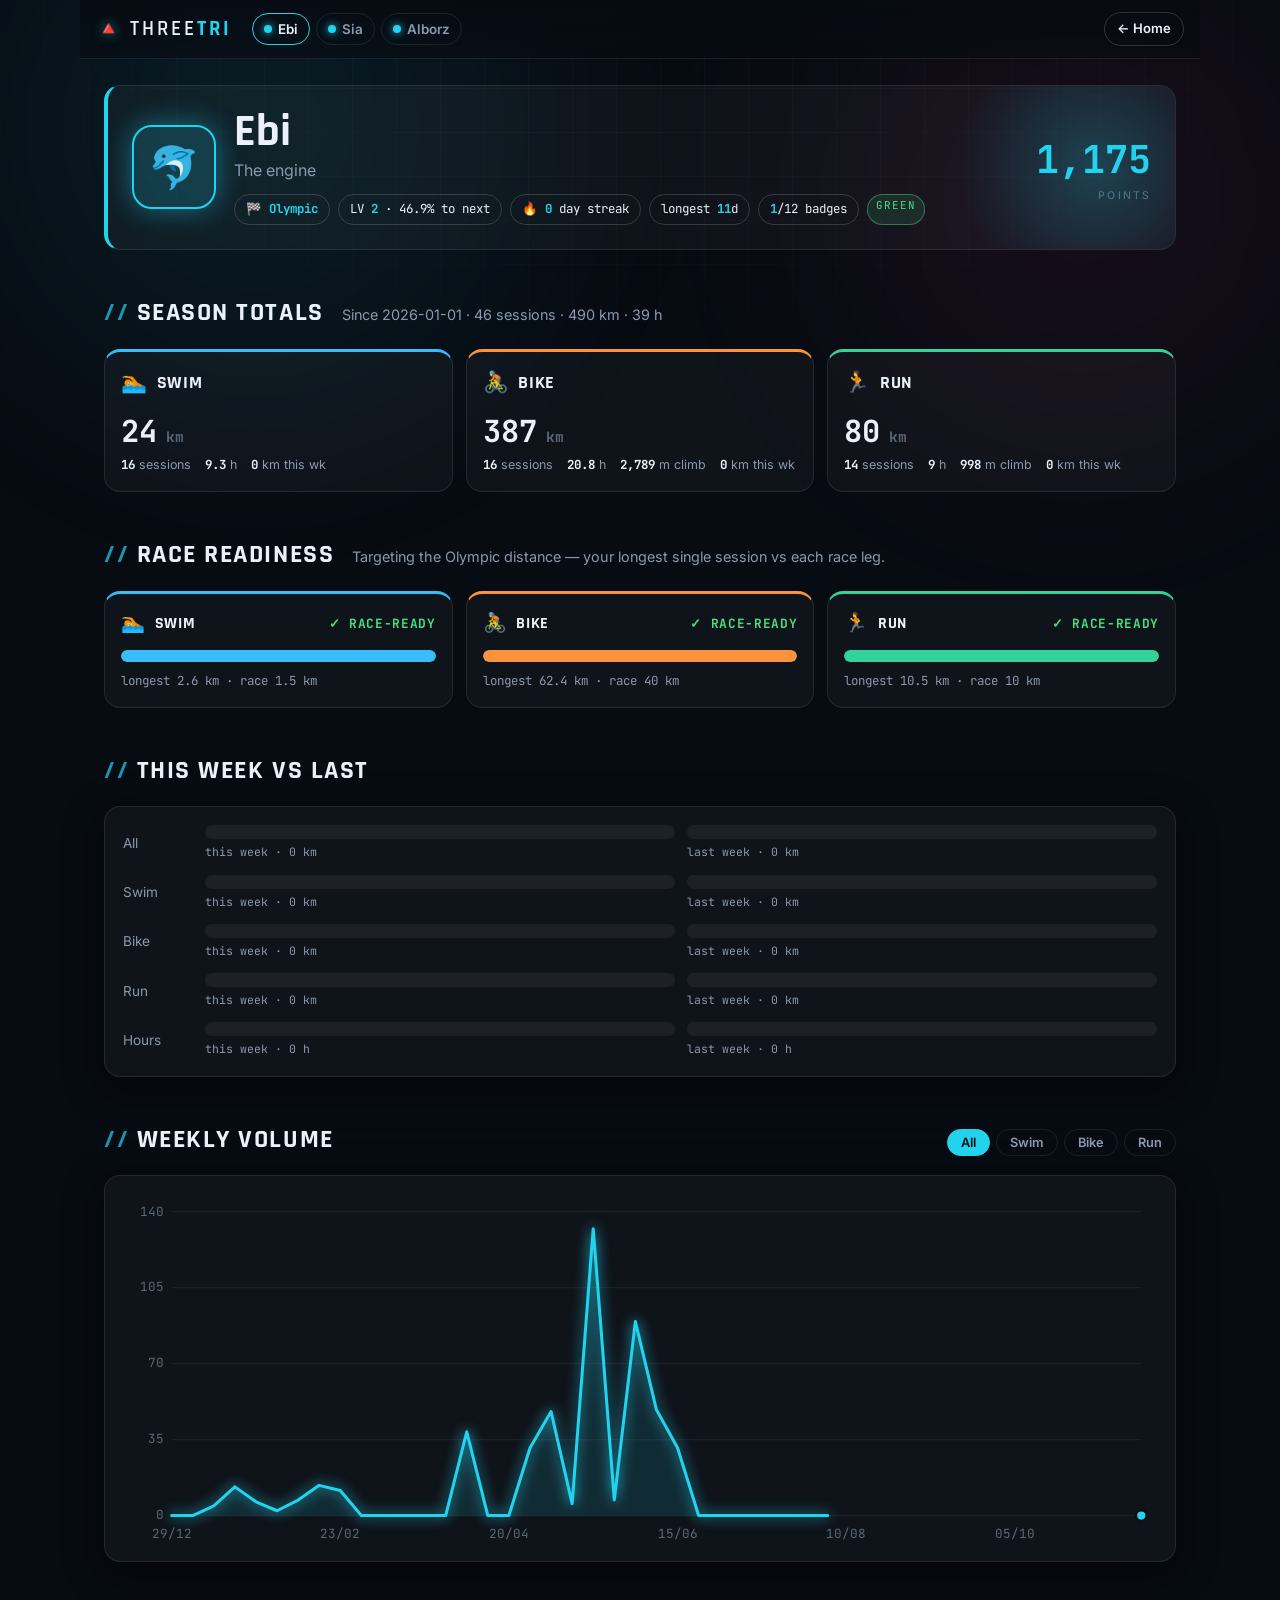
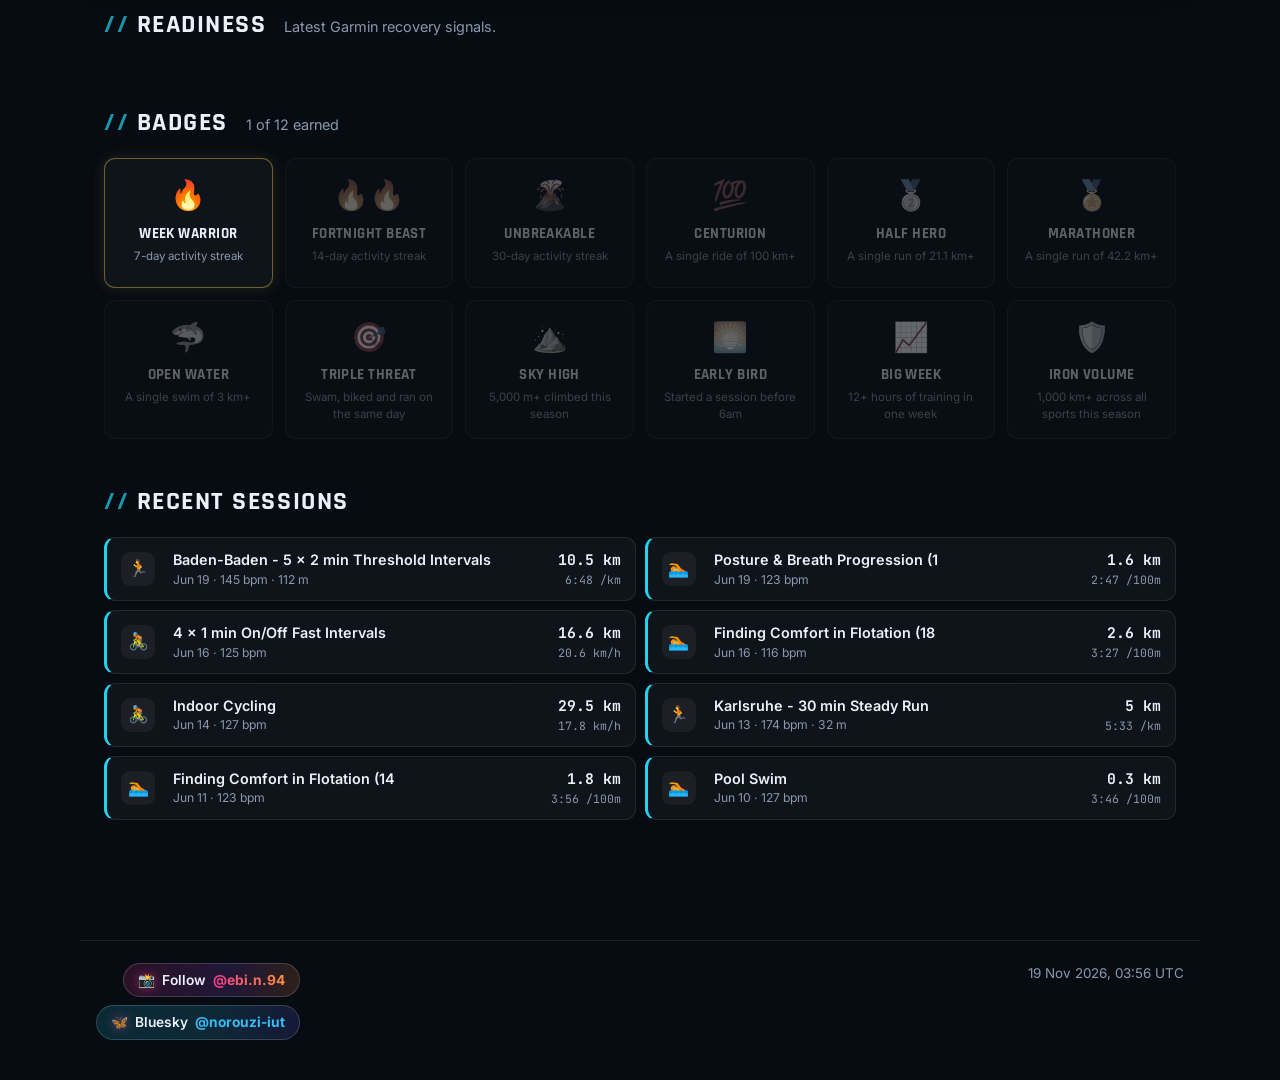
<file: site/athlete.html>
<!doctype html>
<html lang="en">
<head>
  <meta charset="utf-8" />
  <meta name="viewport" content="width=device-width, initial-scale=1, viewport-fit=cover" />
  <title>ThreeTri · Athlete</title>
  <meta name="description" content="Athlete profile — swim, bike, run season stats and training trends on the road to Mallorca '26." />
  <meta name="theme-color" content="#070b12" />
  <link rel="icon" href="data:image/svg+xml,%3Csvg xmlns='http://www.w3.org/2000/svg' viewBox='0 0 32 32'%3E%3Crect width='32' height='32' rx='7' fill='%23070b12'/%3E%3Ctext x='16' y='23' font-size='20' text-anchor='middle'%3E%F0%9F%94%BA%3C/text%3E%3C/svg%3E" />
  <link rel="preconnect" href="https://fonts.googleapis.com" />
  <link rel="preconnect" href="https://fonts.gstatic.com" crossorigin />
  <link href="https://fonts.googleapis.com/css2?family=Rajdhani:wght@500;600;700&family=Inter:wght@400;500;600;700&family=JetBrains+Mono:wght@500;700&display=swap" rel="stylesheet" />
  <link rel="stylesheet" href="assets/css/style.css" />
  <link rel="stylesheet" href="assets/css/athlete.css" />
</head>
<body>
  <div class="bg-grid" aria-hidden="true"></div>
  <div class="bg-glow" aria-hidden="true"></div>

  <header class="topbar">
    <a class="brand" href="index.html"><span class="brand-mark">🔺</span><span class="brand-name">THREE<b>TRI</b></span></a>
    <nav class="topnav" id="athlete-nav" aria-label="Athletes"></nav>
    <div class="topbar-right"><a class="ghost-btn" href="index.html">← Home</a></div>
  </header>

  <main>
    <section class="ath-hero" id="ath-hero"></section>

    <section class="block" id="summary-block" hidden>
      <div class="card coach-summary" id="coach-summary"></div>
    </section>

    <section class="block">
      <div class="block-head"><h2>Season totals</h2><p class="block-sub" id="season-sub"></p></div>
      <div class="sport-cards" id="sport-cards"></div>
    </section>

    <section class="block">
      <div class="block-head"><h2>Race readiness</h2><p class="block-sub" id="race-sub"></p></div>
      <div class="ready-grid" id="race-ready"></div>
    </section>

    <section class="block">
      <div class="block-head"><h2>This week vs last</h2></div>
      <div class="wcompare card" id="wcompare"></div>
    </section>

    <section class="block">
      <div class="block-head"><h2>Weekly volume</h2><div class="tabs" id="ath-trend-tabs"></div></div>
      <div class="chart-wrap card"><div id="ath-trend-chart" class="trend-chart"></div></div>
    </section>

    <section class="block" id="readiness-block" hidden>
      <div class="block-head"><h2>Readiness</h2><p class="block-sub">Latest Garmin recovery signals.</p></div>
      <div class="readiness-grid" id="readiness-grid"></div>
    </section>

    <section class="block">
      <div class="block-head"><h2>Badges</h2><p class="block-sub" id="badge-sub"></p></div>
      <div class="badge-grid" id="badge-grid"></div>
    </section>

    <section class="block">
      <div class="block-head"><h2>Recent sessions</h2></div>
      <div class="feed" id="ath-feed"></div>
    </section>
  </main>

  <footer class="footer">
    <div class="footer-row">
      <span class="socials">
        <a class="ig-link" href="https://www.instagram.com/ebi.n.94/" target="_blank" rel="noopener"><span class="ig-glyph">📸</span> Follow <b>@ebi.n.94</b></a>
        <a class="bsky-link" href="https://bsky.app/profile/norouzi-iut.bsky.social" target="_blank" rel="noopener"><span class="ig-glyph">🦋</span> Bluesky <b>@norouzi-iut</b></a>
      </span>
      <span id="footer-updated"></span>
    </div>
  </footer>

  <div class="toast" id="toast" hidden></div>
  <script type="module" src="assets/js/athlete.js"></script>
</body>
</html>
</file>
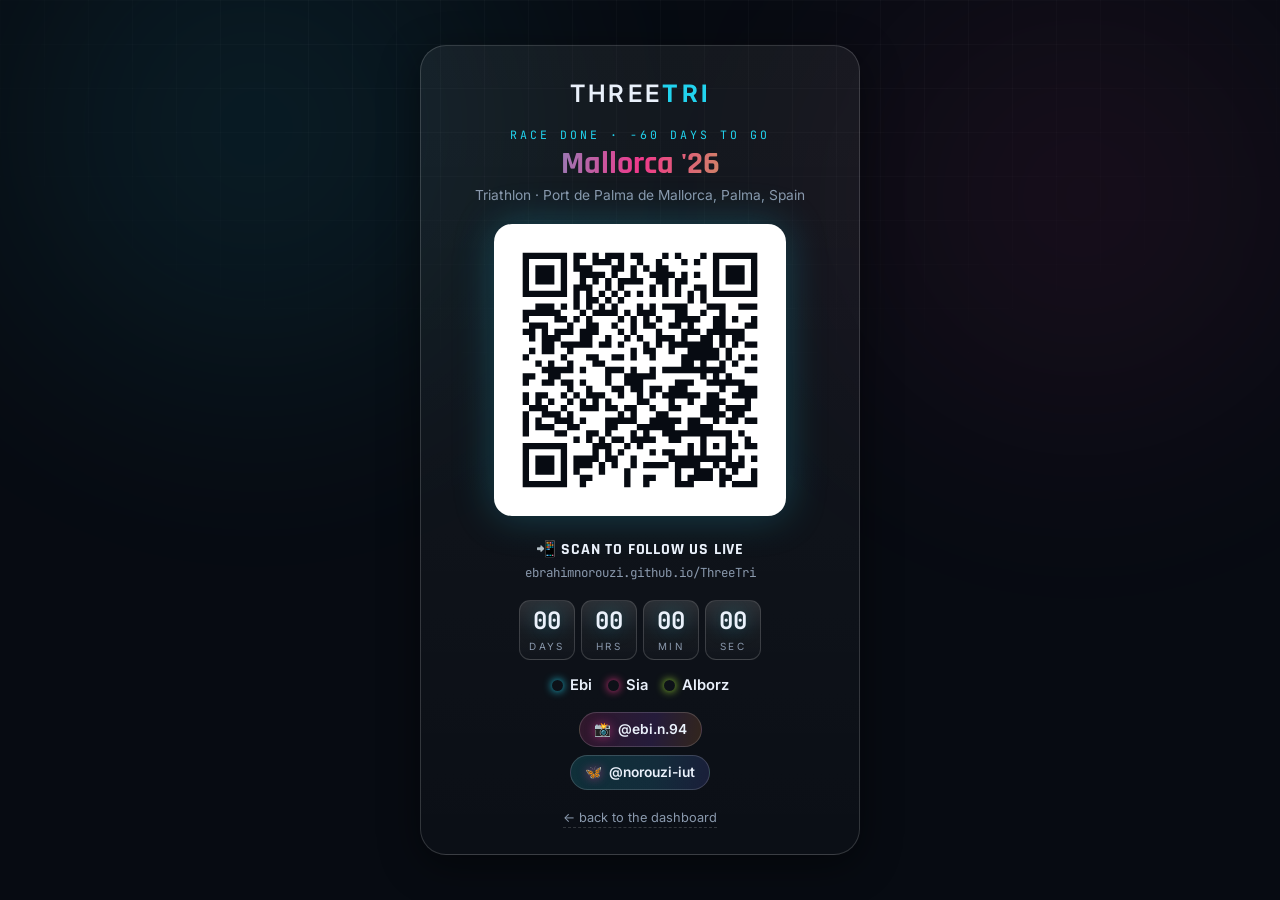
<file: site/qr.html>
<!doctype html>
<html lang="en">
<head>
  <meta charset="utf-8" />
  <meta name="viewport" content="width=device-width, initial-scale=1, viewport-fit=cover" />
  <title>ThreeTri · Scan to follow us live</title>
  <meta name="theme-color" content="#070b12" />
  <link rel="icon" href="data:image/svg+xml,%3Csvg xmlns='http://www.w3.org/2000/svg' viewBox='0 0 32 32'%3E%3Crect width='32' height='32' rx='7' fill='%23070b12'/%3E%3Ctext x='16' y='23' font-size='20' text-anchor='middle'%3E%F0%9F%94%BA%3C/text%3E%3C/svg%3E" />
  <link rel="preconnect" href="https://fonts.googleapis.com" />
  <link rel="preconnect" href="https://fonts.gstatic.com" crossorigin />
  <link href="https://fonts.googleapis.com/css2?family=Rajdhani:wght@500;600;700&family=Inter:wght@400;500;600&family=JetBrains+Mono:wght@700&display=swap" rel="stylesheet" />
  <link rel="stylesheet" href="assets/css/style.css" />
  <style>
    body { display: flex; align-items: center; justify-content: center; min-height: 100vh; padding: 24px; }
    .race-card {
      width: min(440px, 94vw); text-align: center; padding: 30px 26px 26px;
      border-radius: 26px; border: 1px solid var(--border-strong);
      background: linear-gradient(180deg, rgba(255,255,255,0.06), rgba(255,255,255,0.02));
      box-shadow: var(--shadow);
    }
    .race-card .brand-name { font-size: 1.5rem; }
    .rc-kicker { font-family: var(--font-mono); font-size: 0.72rem; letter-spacing: 0.26em; text-transform: uppercase; color: var(--c-ebi); margin: 14px 0 4px; }
    .rc-title { font-family: var(--font-display); font-size: 2rem; font-weight: 700;
      background: linear-gradient(100deg, var(--c-ebi), var(--c-sia), var(--c-alborz));
      -webkit-background-clip: text; background-clip: text; color: transparent; line-height: 1.05; }
    .rc-sub { color: var(--muted); font-size: 0.86rem; margin: 4px 0 18px; }
    .qbox { background: #fff; border-radius: 18px; padding: 16px; display: inline-block; box-shadow: 0 0 40px rgba(34,211,238,0.25); }
    .qbox img, .qbox svg { width: min(260px, 70vw); height: auto; display: block; }
    .rc-scan { font-family: var(--font-display); font-weight: 700; letter-spacing: 0.05em; text-transform: uppercase; margin: 16px 0 2px; }
    .rc-url { font-family: var(--font-mono); font-size: 0.78rem; color: var(--muted); word-break: break-all; }
    .rc-count { display: flex; justify-content: center; gap: 6px; margin: 18px 0 14px; }
    .rc-count .cd-block { min-width: 56px; padding: 8px 6px 5px; }
    .rc-count .cd-num { font-size: 1.5rem; }
    .rc-athletes { display: flex; justify-content: center; gap: 16px; margin-top: 8px; }
    .rc-ath { display: flex; align-items: center; gap: 7px; font-weight: 600; font-size: 0.92rem; }
    .rc-ath .d { width: 11px; height: 11px; border-radius: 50%; box-shadow: 0 0 8px currentColor; }
    .rc-back { display: inline-block; margin-top: 18px; font-size: 0.8rem; color: var(--muted); border-bottom: 1px dashed var(--border-strong); }
  </style>
</head>
<body>
  <div class="bg-grid" aria-hidden="true"></div>
  <div class="bg-glow" aria-hidden="true"></div>

  <div class="race-card">
    <span class="brand-name">THREE<b style="color:var(--c-ebi)">TRI</b></span>
    <div class="rc-kicker" id="rc-phase">THE ROAD TO</div>
    <div class="rc-title" id="rc-title">Mallorca '26</div>
    <div class="rc-sub" id="rc-sub">Triathlon · Port de Palma de Mallorca</div>

    <div class="qbox"><img src="assets/img/qr.svg" alt="QR code linking to the ThreeTri live dashboard" /></div>

    <div class="rc-scan">📲 Scan to follow us live</div>
    <div class="rc-url" id="rc-url">ebrahimnorouzi.github.io/ThreeTri</div>

    <div class="rc-count" id="rc-count">
      <div class="cd-block"><span class="cd-num" id="cd-days">––</span><span class="cd-label">days</span></div>
      <div class="cd-block"><span class="cd-num" id="cd-hours">––</span><span class="cd-label">hrs</span></div>
      <div class="cd-block"><span class="cd-num" id="cd-mins">––</span><span class="cd-label">min</span></div>
      <div class="cd-block"><span class="cd-num" id="cd-secs">––</span><span class="cd-label">sec</span></div>
    </div>

    <div class="rc-athletes" id="rc-athletes"></div>
    <div class="socials" style="margin-top:16px; align-items:center">
      <a class="ig-link" href="https://www.instagram.com/ebi.n.94/" target="_blank" rel="noopener"><span class="ig-glyph">📸</span> @ebi.n.94</a>
      <a class="bsky-link" href="https://bsky.app/profile/norouzi-iut.bsky.social" target="_blank" rel="noopener"><span class="ig-glyph">🦋</span> @norouzi-iut</a>
    </div>
    <a class="rc-back" href="index.html">← back to the dashboard</a>
  </div>

  <script type="module">
    import { byId, el, startCountdown, loadDashboard } from "./assets/js/util.js";
    const FALLBACK_START = "2026-09-20T08:00:00+02:00";
    try {
      const d = await loadDashboard();
      byId("rc-title").textContent = d.race.short_name;
      byId("rc-sub").textContent = `Triathlon · ${d.race.location}`;
      byId("rc-phase").textContent = `${d.race.phase} · ${d.race.days_to_go} days to go`;
      byId("rc-url").textContent = (d.meta.site_url || "").replace(/^https?:\/\//, "").replace(/\/$/, "");
      const wrap = byId("rc-athletes");
      for (const a of d.athletes) {
        wrap.appendChild(el("span", { class: "rc-ath", style: `color:${a.color}` },
          el("span", { class: "d" }), el("span", { style: "color:var(--text)" }, a.name)));
      }
      startCountdown(d.race.start_iso || FALLBACK_START, cdEls());
    } catch (e) {
      startCountdown(FALLBACK_START, cdEls());
    }
    function cdEls() {
      return { days: byId("cd-days"), hours: byId("cd-hours"), mins: byId("cd-mins"), secs: byId("cd-secs") };
    }
  </script>
</body>
</html>
</file>
<file: site/assets/css/style.css>
/* ============================================================================
   ThreeTri — Race Day HUD
   Dark, neon "live telemetry" design. Mobile-first (it gets scanned on phones
   at the race), scaling up to a wide dashboard. Zero JS-framework, zero chart
   library — everything is CSS + hand-rolled SVG so it loads instantly and works
   forever.
   ========================================================================== */

:root {
  /* surfaces */
  --bg: #070b12;
  --bg-2: #0a1019;
  --panel: rgba(255, 255, 255, 0.035);
  --panel-2: rgba(255, 255, 255, 0.06);
  --border: rgba(255, 255, 255, 0.09);
  --border-strong: rgba(255, 255, 255, 0.16);

  /* text */
  --text: #eaf1fb;
  --muted: #8a99ad;
  --dim: #5b6877;

  /* athlete accents (also injected per-element from data) */
  --c-ebi: #22d3ee;
  --c-sia: #f0398b;
  --c-alborz: #a3e635;

  /* sports */
  --c-swim: #38bdf8;
  --c-bike: #fb923c;
  --c-run: #34d399;

  /* signal */
  --ok: #4ade80;
  --warn: #fbbf24;
  --bad: #f87171;
  --gold: #ffd34d;

  --accent: var(--c-ebi); /* default; overridden per scope */

  --radius: 16px;
  --radius-sm: 11px;
  --maxw: 1120px;
  --shadow: 0 10px 40px rgba(0, 0, 0, 0.45);

  --font-display: "Rajdhani", "Segoe UI", system-ui, sans-serif;
  --font-body: "Inter", "Segoe UI", system-ui, -apple-system, sans-serif;
  --font-mono: "JetBrains Mono", ui-monospace, "Cascadia Code", Consolas, monospace;
}

* { box-sizing: border-box; }

html { scroll-behavior: smooth; }

body {
  margin: 0;
  font-family: var(--font-body);
  color: var(--text);
  background: var(--bg);
  line-height: 1.5;
  -webkit-font-smoothing: antialiased;
  overflow-x: hidden;
}

a { color: inherit; text-decoration: none; }

h1, h2, h3 { font-family: var(--font-display); font-weight: 700; letter-spacing: 0.01em; margin: 0; }

/* ---- animated background ------------------------------------------------- */
.bg-grid {
  position: fixed; inset: 0; z-index: -2;
  background-image:
    linear-gradient(rgba(255, 255, 255, 0.025) 1px, transparent 1px),
    linear-gradient(90deg, rgba(255, 255, 255, 0.025) 1px, transparent 1px);
  background-size: 44px 44px;
  mask-image: radial-gradient(ellipse 80% 60% at 50% 0%, #000 30%, transparent 80%);
  animation: gridscroll 28s linear infinite;
}
@keyframes gridscroll { to { background-position: 0 440px; } }

.bg-glow {
  position: fixed; inset: 0; z-index: -3; background: var(--bg);
}
.bg-glow::before, .bg-glow::after {
  content: ""; position: absolute; border-radius: 50%; filter: blur(90px); opacity: 0.5;
}
.bg-glow::before { width: 60vw; height: 60vw; top: -20vw; left: -10vw;
  background: radial-gradient(circle, var(--glow-1, rgba(34, 211, 238, 0.22)), transparent 70%); transition: background 1.2s ease; }
.bg-glow::after { width: 55vw; height: 55vw; top: -12vw; right: -12vw;
  background: radial-gradient(circle, var(--glow-2, rgba(240, 57, 149, 0.18)), transparent 70%); transition: background 1.2s ease; }

/* time-of-day palette — set on <html data-theme> by JS, shifts through the day */
:root[data-theme="dawn"]  { --bg: #0c0a13; --bg-2: #130f1b; --glow-1: rgba(255,159,67,0.20); --glow-2: rgba(240,57,149,0.18); }
:root[data-theme="day"]   { --bg: #070d16; --bg-2: #0a131f; --glow-1: rgba(56,189,248,0.22); --glow-2: rgba(34,211,238,0.16); }
:root[data-theme="dusk"]  { --bg: #0c0710; --bg-2: #120a16; --glow-1: rgba(240,57,149,0.20); --glow-2: rgba(251,146,60,0.18); }
:root[data-theme="night"] { --bg: #05070e; --bg-2: #080b14; --glow-1: rgba(99,102,241,0.20); --glow-2: rgba(34,211,238,0.14); }
body { transition: background 1.2s ease; }
.theme-ind { font-size: 1.05rem; line-height: 1; }

/* ---- layout helpers ------------------------------------------------------ */
main { max-width: var(--maxw); margin: 0 auto; padding: 0 16px 72px; }
.block { margin-top: 44px; }
.block-head { margin-bottom: 16px; display: flex; flex-wrap: wrap; align-items: baseline; gap: 6px 18px; }
.block-head h2 {
  font-size: clamp(1.15rem, 4vw, 1.6rem); text-transform: uppercase;
  letter-spacing: 0.06em;
}
.block-head h2::before { content: "// "; color: var(--accent); opacity: 0.7; }
.block-sub { margin: 0; color: var(--muted); font-size: 0.9rem; }

.card {
  background: var(--panel); border: 1px solid var(--border);
  border-radius: var(--radius); box-shadow: var(--shadow);
}

/* ============================ TOP BAR ===================================== */
.topbar {
  position: sticky; top: 0; z-index: 40;
  display: flex; align-items: center; gap: 14px;
  max-width: var(--maxw); margin: 0 auto; padding: 12px 16px;
  backdrop-filter: blur(12px);
  background: linear-gradient(180deg, rgba(7, 11, 18, 0.92), rgba(7, 11, 18, 0.55));
  border-bottom: 1px solid var(--border);
}
.brand { display: flex; align-items: center; gap: 9px; font-family: var(--font-display); }
.brand-mark { font-size: 1.25rem; filter: drop-shadow(0 0 6px rgba(34, 211, 238, 0.6)); }
.brand-name { font-size: 1.32rem; font-weight: 600; letter-spacing: 0.14em; }
.brand-name b { font-weight: 700; color: var(--c-ebi); }
.topnav { display: flex; gap: 6px; margin-left: 6px; flex: 1; overflow-x: auto; scrollbar-width: none; }
.topnav::-webkit-scrollbar { display: none; }
.topnav a {
  display: inline-flex; align-items: center; gap: 6px; white-space: nowrap;
  padding: 5px 11px; border-radius: 999px; font-size: 0.84rem; font-weight: 600;
  border: 1px solid var(--border); color: var(--muted); transition: all 0.15s;
}
.topnav a:hover { color: var(--text); border-color: var(--accent); }
.topnav .dot { width: 8px; height: 8px; border-radius: 50%; background: var(--accent); box-shadow: 0 0 8px var(--accent); }
.topbar-right { display: flex; align-items: center; gap: 12px; margin-left: auto; }
.ghost-btn {
  padding: 6px 12px; border: 1px solid var(--border-strong); border-radius: 999px;
  font-size: 0.82rem; font-weight: 600; color: var(--text); transition: all 0.15s;
}
.ghost-btn:hover { border-color: var(--c-ebi); box-shadow: 0 0 14px rgba(34, 211, 238, 0.3); }
.updated { font-size: 0.72rem; color: var(--dim); font-family: var(--font-mono); display: none; }

/* ============================ HERO ======================================== */
.hero { position: relative; text-align: center; padding: 54px 0 22px; }
.hero-inner { max-width: 760px; margin: 0 auto; }
.phase-chip {
  display: inline-block; padding: 5px 16px; border-radius: 999px;
  font-family: var(--font-mono); font-size: 0.72rem; letter-spacing: 0.22em; text-transform: uppercase;
  color: var(--c-ebi); border: 1px solid rgba(34, 211, 238, 0.4);
  background: rgba(34, 211, 238, 0.08); box-shadow: 0 0 20px rgba(34, 211, 238, 0.12);
}
.hero-title { margin: 18px 0 6px; line-height: 0.96; }
.hero-kicker {
  display: block; font-size: clamp(0.85rem, 3vw, 1.1rem); letter-spacing: 0.42em;
  color: var(--muted); font-weight: 600;
}
.hero-race {
  display: block; font-size: clamp(2.6rem, 11vw, 5.4rem); font-weight: 700; letter-spacing: 0.02em;
  background: linear-gradient(100deg, var(--c-ebi), var(--c-sia) 55%, var(--c-alborz));
  -webkit-background-clip: text; background-clip: text; color: transparent;
  filter: drop-shadow(0 4px 26px rgba(240, 57, 149, 0.25));
}
.hero-sub { color: var(--muted); margin: 0 0 26px; font-size: 0.96rem; }

/* live countdown */
.countdown {
  display: flex; align-items: stretch; justify-content: center; gap: 8px;
  margin: 0 auto 22px; flex-wrap: nowrap;
}
.cd-block {
  position: relative; min-width: clamp(58px, 19vw, 110px);
  padding: 14px 8px 9px; border-radius: var(--radius-sm);
  background: linear-gradient(180deg, rgba(255, 255, 255, 0.07), rgba(255, 255, 255, 0.02));
  border: 1px solid var(--border-strong);
  display: flex; flex-direction: column; align-items: center;
  overflow: hidden;
}
.cd-block::after {
  content: ""; position: absolute; inset: 0 0 50% 0;
  background: linear-gradient(180deg, rgba(255, 255, 255, 0.06), transparent);
  pointer-events: none;
}
.cd-num {
  font-family: var(--font-mono); font-weight: 700;
  font-size: clamp(1.7rem, 8vw, 3.4rem); line-height: 1;
  color: var(--text); font-variant-numeric: tabular-nums;
  text-shadow: 0 0 18px rgba(34, 211, 238, 0.35);
}
.cd-label {
  margin-top: 6px; font-size: 0.62rem; letter-spacing: 0.24em; text-transform: uppercase; color: var(--muted);
}
.cd-sep { font-family: var(--font-mono); font-size: clamp(1.4rem, 6vw, 2.6rem); color: var(--dim); align-self: center; }
.countdown.race-day .cd-num { color: var(--gold); text-shadow: 0 0 24px rgba(255, 211, 77, 0.6); }

.hero-link {
  display: inline-flex; align-items: center; gap: 8px; color: var(--muted); font-size: 0.9rem;
  border-bottom: 1px dashed var(--border-strong); padding-bottom: 2px; transition: color 0.15s;
}
.hero-link:hover { color: var(--c-ebi); }
.hero-link .arrow { color: var(--c-ebi); }

/* ============================ PODIUM ====================================== */
.podium { display: grid; grid-template-columns: 1fr; gap: 14px; }
.pod-card {
  --accent: var(--c-ebi);
  position: relative; display: flex; align-items: center; gap: 14px;
  padding: 16px; border-radius: var(--radius); overflow: hidden;
  background: var(--panel); border: 1px solid var(--border);
  border-left: 3px solid var(--accent);
  transition: transform 0.18s, border-color 0.18s;
}
.pod-card:hover { transform: translateY(-2px); border-color: var(--accent); }
.pod-card::before {
  content: ""; position: absolute; right: -40px; top: -40px; width: 160px; height: 160px;
  background: radial-gradient(circle, color-mix(in srgb, var(--accent) 26%, transparent), transparent 70%);
  pointer-events: none;
}
.pod-rank { font-family: var(--font-display); font-size: 2rem; font-weight: 700; width: 40px; text-align: center; color: var(--dim); }
.pod-card.r1 .pod-rank { color: var(--gold); text-shadow: 0 0 16px rgba(255, 211, 77, 0.5); }
.pod-card.r2 .pod-rank { color: #cbd5e1; }
.pod-card.r3 .pod-rank { color: #d8a06a; }
.avatar {
  width: 56px; height: 56px; border-radius: 14px; flex-shrink: 0;
  display: grid; place-items: center; font-size: 1.7rem;
  background: color-mix(in srgb, var(--accent) 16%, transparent);
  border: 1.5px solid var(--accent); box-shadow: 0 0 18px color-mix(in srgb, var(--accent) 40%, transparent);
}
.pod-body { flex: 1; min-width: 0; }
.pod-name-row { display: flex; align-items: center; gap: 8px; }
.pod-name { font-family: var(--font-display); font-size: 1.3rem; font-weight: 700; }
.pod-tag { font-size: 0.74rem; color: var(--muted); }
.pod-lvl {
  margin-left: auto; font-family: var(--font-mono); font-size: 0.72rem; color: var(--accent);
  border: 1px solid color-mix(in srgb, var(--accent) 40%, transparent); padding: 2px 8px; border-radius: 999px;
}
.race-badge {
  font-size: 0.62rem; font-weight: 700; text-transform: uppercase; letter-spacing: 0.08em;
  padding: 2px 8px; border-radius: 999px; color: var(--accent);
  border: 1px solid color-mix(in srgb, var(--accent) 45%, transparent);
  background: color-mix(in srgb, var(--accent) 12%, transparent);
}
.pod-stats { display: flex; gap: 14px; margin-top: 6px; flex-wrap: wrap; }
.pod-stat { font-size: 0.78rem; color: var(--muted); }
.pod-stat b { color: var(--text); font-family: var(--font-mono); font-weight: 700; }
.pod-stat .flame { color: var(--warn); }
.xp-track { margin-top: 10px; height: 7px; border-radius: 999px; background: rgba(255, 255, 255, 0.07); overflow: hidden; }
.xp-fill { height: 100%; border-radius: 999px; background: linear-gradient(90deg, var(--accent), color-mix(in srgb, var(--accent) 50%, white)); width: 0; transition: width 1.1s cubic-bezier(0.2, 0.8, 0.2, 1); }
.pod-points { text-align: right; }
.pod-points .pts { font-family: var(--font-mono); font-size: 1.5rem; font-weight: 700; color: var(--text); }
.pod-points .pts-label { display: block; font-size: 0.62rem; letter-spacing: 0.18em; text-transform: uppercase; color: var(--dim); }

/* ============================ HEAD TO HEAD ================================ */
.h2h-grid { display: grid; grid-template-columns: 1fr; gap: 14px; }
.h2h-card { padding: 16px; }
.h2h-title { display: flex; align-items: center; gap: 9px; margin-bottom: 14px; font-family: var(--font-display); font-size: 1.05rem; font-weight: 700; text-transform: uppercase; letter-spacing: 0.04em; }
.h2h-title .sport-ico { font-size: 1.2rem; }
.h2h-title .lead { margin-left: auto; font-size: 0.72rem; color: var(--muted); font-family: var(--font-body); letter-spacing: 0; text-transform: none; }
.h2h-row { display: grid; grid-template-columns: 64px 1fr auto; align-items: center; gap: 10px; margin-bottom: 9px; }
.h2h-row:last-child { margin-bottom: 0; }
.h2h-who { display: flex; align-items: center; gap: 7px; font-size: 0.85rem; font-weight: 600; }
.h2h-who .chip { width: 10px; height: 10px; border-radius: 3px; background: var(--accent); box-shadow: 0 0 8px var(--accent); }
.bar-track { height: 12px; border-radius: 999px; background: rgba(255, 255, 255, 0.06); overflow: hidden; }
.bar-track.big { height: 18px; }
.bar-fill { height: 100%; border-radius: 999px; width: 0; transition: width 1s cubic-bezier(0.2, 0.8, 0.2, 1); background: var(--accent); }
.bar-fill.leader { box-shadow: 0 0 14px var(--accent); }
.h2h-val { font-family: var(--font-mono); font-size: 0.84rem; font-weight: 700; min-width: 62px; text-align: right; }
.h2h-val .u { color: var(--dim); font-weight: 500; font-size: 0.72rem; }

/* ============================ TEAM CHALLENGE ============================== */
.challenge { padding: 20px; }
.challenge-top { display: flex; align-items: baseline; justify-content: space-between; margin-bottom: 12px; }
.challenge-top h3 { font-size: 1.15rem; text-transform: uppercase; letter-spacing: 0.04em; }
.challenge-pct { font-family: var(--font-mono); font-size: 1.8rem; font-weight: 700;
  background: linear-gradient(100deg, var(--c-ebi), var(--c-sia), var(--c-alborz));
  -webkit-background-clip: text; background-clip: text; color: transparent; }
.bar-fill.team { background: linear-gradient(90deg, var(--c-swim), var(--c-bike), var(--c-run)); box-shadow: 0 0 18px rgba(251, 146, 60, 0.4); }
.challenge-sub { margin: 12px 0 0; color: var(--muted); font-size: 0.88rem; }
.challenge-sub b { color: var(--text); font-family: var(--font-mono); }

/* ============================ LEADERBOARD CHART =========================== */
.tabs { display: flex; gap: 6px; flex-wrap: wrap; margin-left: auto; }
.tab {
  padding: 5px 13px; border-radius: 999px; font-size: 0.8rem; font-weight: 600; cursor: pointer;
  border: 1px solid var(--border); color: var(--muted); background: none; font-family: var(--font-body);
  transition: all 0.15s;
}
.tab:hover { color: var(--text); }
.tab.active { color: var(--bg); background: var(--accent); border-color: var(--accent); }
.lb-chart { display: flex; flex-direction: column; gap: 12px; }
.lb-row { display: grid; grid-template-columns: 92px 1fr auto; align-items: center; gap: 12px; }
.lb-who { display: flex; align-items: center; gap: 8px; font-weight: 600; font-size: 0.9rem; }
.lb-who .av { width: 26px; height: 26px; border-radius: 8px; display: grid; place-items: center; font-size: 0.95rem;
  border: 1px solid var(--accent); background: color-mix(in srgb, var(--accent) 14%, transparent); }
.lb-val { font-family: var(--font-mono); font-weight: 700; min-width: 84px; text-align: right; }
.lb-val .u { color: var(--dim); font-size: 0.72rem; font-weight: 500; }

/* ============================ TREND CHART ================================= */
.chart-wrap { padding: 18px 16px 12px; }
.trend-chart { width: 100%; }
.trend-chart svg { width: 100%; height: auto; display: block; overflow: visible; }
.trend-grid line { stroke: rgba(255, 255, 255, 0.06); stroke-width: 1; }
.trend-axis { fill: var(--dim); font-size: 10px; font-family: var(--font-mono); }
.trend-line { fill: none; stroke-width: 2.4; stroke-linejoin: round; stroke-linecap: round;
  filter: drop-shadow(0 0 5px currentColor); }
.trend-line path { stroke-dasharray: 1400; stroke-dashoffset: 1400; animation: draw 1.6s ease forwards; }
@keyframes draw { to { stroke-dashoffset: 0; } }
.trend-area { opacity: 0.12; }
.trend-dot { stroke: var(--bg); stroke-width: 1.5; }
.legend { display: flex; gap: 16px; flex-wrap: wrap; justify-content: center; margin-top: 10px; }
.legend-item { display: flex; align-items: center; gap: 7px; font-size: 0.82rem; color: var(--muted); }
.legend-item .swatch { width: 14px; height: 3px; border-radius: 2px; background: var(--accent); box-shadow: 0 0 6px var(--accent); }

/* ============================ HIGHLIGHTS ================================== */
.highlight-grid { display: grid; grid-template-columns: 1fr; gap: 13px; }
.hl-card {
  --accent: var(--c-ebi);
  display: flex; gap: 14px; align-items: flex-start; padding: 15px 16px;
  background: var(--panel); border: 1px solid var(--border); border-radius: var(--radius);
  border-left: 3px solid var(--accent);
}
.hl-ico { font-size: 1.7rem; line-height: 1; filter: drop-shadow(0 0 8px color-mix(in srgb, var(--accent) 50%, transparent)); }
.hl-body h4 { margin: 0 0 3px; font-family: var(--font-display); font-size: 1rem; letter-spacing: 0.03em; text-transform: uppercase; color: var(--accent); }
.hl-body p { margin: 0; font-size: 0.9rem; color: var(--text); }

/* ============================ CALENDAR HEATMAP ============================ */
.calendar { padding: 18px 16px; overflow-x: auto; }
.cal-grid { display: grid; grid-auto-flow: column; grid-template-rows: repeat(7, 1fr); gap: 4px; min-width: max-content; }
.cal-cell { width: 13px; height: 13px; border-radius: 3px; background: rgba(255, 255, 255, 0.05); }
.cal-cell[data-lvl="1"] { background: rgba(56, 189, 248, 0.35); }
.cal-cell[data-lvl="2"] { background: rgba(56, 189, 248, 0.6); }
.cal-cell[data-lvl="3"] { background: rgba(52, 211, 153, 0.8); }
.cal-cell[data-lvl="4"] { background: var(--c-run); box-shadow: 0 0 7px rgba(52, 211, 153, 0.7); }
.cal-foot { display: flex; align-items: center; gap: 8px; justify-content: flex-end; margin-top: 12px; font-size: 0.72rem; color: var(--muted); }
.cal-foot .cal-cell { width: 11px; height: 11px; }

/* ============================ FEED ======================================== */
.feed { display: grid; grid-template-columns: 1fr; gap: 9px; }
.feed-item {
  --accent: var(--c-ebi);
  display: grid; grid-template-columns: 40px 1fr auto; align-items: center; gap: 12px;
  padding: 11px 14px; background: var(--panel); border: 1px solid var(--border); border-radius: var(--radius-sm);
  border-left: 3px solid var(--accent);
}
.feed-ico { width: 34px; height: 34px; border-radius: 9px; display: grid; place-items: center; font-size: 1.05rem;
  background: rgba(255, 255, 255, 0.05); }
.feed-main { min-width: 0; }
.feed-name { font-weight: 600; font-size: 0.9rem; white-space: nowrap; overflow: hidden; text-overflow: ellipsis; }
.feed-meta { font-size: 0.76rem; color: var(--muted); }
.feed-meta .who { color: var(--accent); font-weight: 600; }
.feed-fig { text-align: right; font-family: var(--font-mono); }
.feed-fig .d { font-weight: 700; font-size: 0.92rem; }
.feed-fig .p { font-size: 0.72rem; color: var(--muted); }

/* ============================ FOOTER ====================================== */
.footer { max-width: var(--maxw); margin: 40px auto 0; padding: 22px 16px 40px; border-top: 1px solid var(--border); }
.footer-row { display: flex; justify-content: space-between; flex-wrap: wrap; gap: 8px; font-size: 0.84rem; color: var(--muted); }
.footer-row.dim { color: var(--dim); margin-top: 8px; font-size: 0.78rem; }
.footer a { color: var(--c-ebi); }
.ig-link {
  display: inline-flex; align-items: center; gap: 7px; font-weight: 600; font-size: 0.86rem;
  padding: 6px 14px; border-radius: 999px; color: var(--text) !important;
  border: 1px solid var(--border-strong);
  background: linear-gradient(100deg, rgba(240,57,149,0.16), rgba(168,85,247,0.16) 60%, rgba(251,146,60,0.16));
  transition: all 0.15s;
}
.ig-link:hover { border-color: var(--c-sia); box-shadow: 0 0 16px rgba(240,57,149,0.35); transform: translateY(-1px); }
.ig-link b { background: linear-gradient(100deg, #f0398b, #fb923c); -webkit-background-clip: text; background-clip: text; color: transparent; }
.ig-glyph { filter: drop-shadow(0 0 5px rgba(240,57,149,0.5)); }
.socials { display: flex; flex-direction: column; align-items: flex-end; gap: 8px; }
.bsky-link {
  display: inline-flex; align-items: center; gap: 7px; font-weight: 600; font-size: 0.86rem;
  padding: 6px 14px; border-radius: 999px; color: var(--text) !important;
  border: 1px solid var(--border-strong);
  background: linear-gradient(100deg, rgba(34,211,238,0.16), rgba(56,189,248,0.16) 60%, rgba(99,102,241,0.16));
  transition: all 0.15s;
}
.bsky-link:hover { border-color: #38bdf8; box-shadow: 0 0 16px rgba(56,189,248,0.35); transform: translateY(-1px); }
.bsky-link b { color: #38bdf8; }

/* ============================ TOAST / STATES ============================== */
.toast {
  position: fixed; left: 50%; bottom: 22px; transform: translateX(-50%);
  background: var(--bg-2); border: 1px solid var(--border-strong); border-radius: 12px;
  padding: 11px 18px; font-size: 0.86rem; color: var(--text); box-shadow: var(--shadow); z-index: 60;
}
.skeleton { background: linear-gradient(90deg, rgba(255,255,255,0.04), rgba(255,255,255,0.09), rgba(255,255,255,0.04));
  background-size: 200% 100%; animation: shimmer 1.3s infinite; border-radius: var(--radius); }
@keyframes shimmer { to { background-position: -200% 0; } }

/* readiness pill (athlete page + podium) */
.rd { font-family: var(--font-mono); font-size: 0.68rem; padding: 2px 8px; border-radius: 999px; text-transform: uppercase; letter-spacing: 0.1em; }
.rd.green { color: var(--ok); border: 1px solid color-mix(in srgb, var(--ok) 45%, transparent); background: color-mix(in srgb, var(--ok) 12%, transparent); }
.rd.amber { color: var(--warn); border: 1px solid color-mix(in srgb, var(--warn) 45%, transparent); background: color-mix(in srgb, var(--warn) 12%, transparent); }
.rd.red { color: var(--bad); border: 1px solid color-mix(in srgb, var(--bad) 45%, transparent); background: color-mix(in srgb, var(--bad) 12%, transparent); }

/* ============================ RESPONSIVE ================================== */
@media (min-width: 620px) {
  .updated { display: inline; }
  .podium { grid-template-columns: 1fr; }
  .h2h-grid { grid-template-columns: 1fr 1fr; }
  .highlight-grid { grid-template-columns: 1fr 1fr; }
  .feed { grid-template-columns: 1fr 1fr; }
}
@media (min-width: 920px) {
  main { padding: 0 24px 80px; }
  .h2h-grid { grid-template-columns: repeat(2, 1fr); }
  .pod-card { padding: 18px 22px; }
}

/* podium "pod-points" wrapper sits at the end of the row */
.pod-end { margin-left: auto; display: flex; flex-direction: column; align-items: flex-end; gap: 6px; }

@media (prefers-reduced-motion: reduce) {
  *, *::before, *::after { animation-duration: 0.001ms !important; transition-duration: 0.001ms !important; }
}

/* ============================ v2: BRIEFING / CHARTS / MAP / SCORING ======= */

/* shared chart tooltip */
.chart-tip {
  position: fixed; z-index: 80; pointer-events: none;
  background: rgba(8, 12, 20, 0.96); border: 1px solid var(--border-strong);
  border-radius: 10px; padding: 8px 11px; font-size: 0.78rem; line-height: 1.45;
  color: var(--text); box-shadow: var(--shadow); max-width: 240px;
  font-family: var(--font-mono);
}
.chart-tip div:first-child { color: var(--c-ebi); font-family: var(--font-body); font-weight: 600; margin-bottom: 2px; }
.axis-note { margin: 10px 2px 0; font-size: 0.72rem; color: var(--dim); font-family: var(--font-mono); }
.mini-title { margin: 0 0 10px; font-size: 0.84rem; color: var(--muted); text-transform: uppercase; letter-spacing: 0.08em; }

/* milestone / race-day banner */
.banner {
  display: flex; gap: 16px; align-items: center; margin-top: 26px; padding: 18px 20px;
  border-radius: var(--radius); border: 1px solid var(--border-strong);
  background: linear-gradient(100deg, rgba(34,211,238,0.12), rgba(240,57,149,0.1), rgba(163,230,53,0.1));
  position: relative; overflow: hidden;
}
.banner .banner-emoji { font-size: 2.2rem; line-height: 1; filter: drop-shadow(0 0 10px rgba(255,255,255,0.25)); }
.banner h3 { font-size: 1.15rem; text-transform: uppercase; letter-spacing: 0.03em; margin-bottom: 4px; }
.banner p { margin: 0; color: var(--text); font-size: 0.92rem; }
.banner.race-day { border-color: var(--gold); background: linear-gradient(100deg, rgba(255,211,77,0.18), rgba(240,57,149,0.14)); animation: bannerpulse 2.6s ease-in-out infinite; }
.banner.race-week { border-color: rgba(240,57,149,0.5); }
@keyframes bannerpulse { 0%,100% { box-shadow: 0 0 0 rgba(255,211,77,0); } 50% { box-shadow: 0 0 30px rgba(255,211,77,0.25); } }

/* daily briefing */
.briefing-grid { display: grid; grid-template-columns: 1fr; gap: 14px; }
.brief-quote, .brief-tip, .brief-legend { padding: 18px; position: relative; }
.brief-quote { display: flex; flex-direction: column; justify-content: center; }
.bq-mark { font-family: var(--font-display); font-size: 3rem; line-height: 0.5; color: var(--c-ebi); opacity: 0.5; }
.brief-quote blockquote { margin: 8px 0 10px; font-size: 1.06rem; font-weight: 500; line-height: 1.45; }
.brief-quote cite { color: var(--muted); font-style: normal; font-size: 0.84rem; }
.brief-tip h4, .brief-legend h4 { font-family: var(--font-display); font-size: 0.92rem; text-transform: uppercase; letter-spacing: 0.05em; color: var(--accent, var(--c-bike)); margin-bottom: 8px; }
.brief-tip { border-left: 3px solid var(--c-bike); }
.brief-tip h4 { color: var(--c-bike); }
.brief-tip p, .brief-legend p { margin: 0 0 8px; font-size: 0.92rem; color: var(--text); }
.brief-legend { border-left: 3px solid var(--gold); }
.brief-legend h4 { color: var(--gold); }
.brief-legend .lg-name { font-family: var(--font-display); font-weight: 700; font-size: 1.05rem; }
.brief-legend .lg-sport { color: var(--muted); font-size: 0.8rem; text-transform: capitalize; font-family: var(--font-body); }
.brief-legend a { color: var(--c-ebi); font-size: 0.84rem; font-weight: 600; }
.nudge-grid { display: grid; grid-template-columns: 1fr; gap: 10px; margin-top: 14px; }
.nudge { display: flex; flex-direction: column; gap: 4px; padding: 12px 14px; border-radius: var(--radius-sm);
  background: var(--panel); border: 1px solid var(--border); border-left: 3px solid var(--accent); }
.nudge-who { font-weight: 700; font-size: 0.86rem; color: var(--accent); }
.nudge-text { font-size: 0.86rem; color: var(--text); }

/* team contribution */
.contrib-head { margin-top: 18px; font-size: 0.78rem; text-transform: uppercase; letter-spacing: 0.1em; color: var(--muted); }
.contrib-stack { display: flex; height: 22px; border-radius: 999px; overflow: hidden; margin-top: 8px; background: rgba(255,255,255,0.06); }
.contrib-seg { width: 0; background: var(--accent); transition: width 1s cubic-bezier(0.2,0.8,0.2,1); border-right: 2px solid var(--bg); }
.contrib-legend { display: flex; flex-wrap: wrap; gap: 14px; margin-top: 12px; font-size: 0.82rem; color: var(--muted); }
.contrib-item, .split-li { display: inline-flex; align-items: center; gap: 7px; }
.contrib-item .sw { width: 11px; height: 11px; border-radius: 3px; background: var(--accent); }

/* discipline split */
.split-grid { display: grid; grid-template-columns: 1fr; gap: 13px; }
.split-card { padding: 16px; border-top: 3px solid var(--accent); }
.split-head { display: flex; align-items: center; gap: 9px; font-family: var(--font-display); font-weight: 700; font-size: 1.05rem; margin-bottom: 12px; }
.split-head .av { width: 30px; height: 30px; border-radius: 8px; display: grid; place-items: center;
  border: 1px solid var(--accent); background: color-mix(in srgb, var(--accent) 14%, transparent); }
.split-bar { display: flex; height: 18px; border-radius: 999px; overflow: hidden; background: rgba(255,255,255,0.06); }
.split-seg { width: 0; transition: width 0.9s cubic-bezier(0.2,0.8,0.2,1); }
.split-legend { display: flex; flex-wrap: wrap; gap: 12px; margin-top: 12px; font-size: 0.8rem; color: var(--muted); }
.split-li .sw { width: 11px; height: 11px; border-radius: 3px; }

/* bar charts (day-of-week / hour-of-day) */
.pattern-grid { display: grid; grid-template-columns: 1fr; gap: 14px; }
.bars-row { display: flex; align-items: flex-end; gap: 4px; height: 140px; }
.bars-row.hod { gap: 2px; }
.bar-col { flex: 1; display: flex; flex-direction: column; justify-content: flex-end; align-items: center; height: 100%; gap: 5px; }
.bar-v { width: 72%; min-height: 2px; height: 0; border-radius: 4px 4px 0 0;
  background: linear-gradient(180deg, var(--c-ebi), color-mix(in srgb, var(--c-ebi) 40%, transparent));
  transition: height 0.8s cubic-bezier(0.2,0.8,0.2,1); box-shadow: 0 0 8px rgba(34,211,238,0.25); }
.bar-x { font-size: 0.64rem; color: var(--dim); font-family: var(--font-mono); height: 12px; }

/* training map */
.map-card { padding: 6px; }
#train-map { height: 340px; width: 100%; border-radius: 12px; overflow: hidden; background: var(--bg-2); }
.leaflet-container { background: var(--bg-2); font-family: var(--font-body); }

/* consistency people */
.consist-people { display: grid; gap: 10px; margin-bottom: 16px; }
.consist-row { display: grid; grid-template-columns: 92px 1fr 48px; align-items: center; gap: 12px; }
.consist-who { display: flex; align-items: center; gap: 8px; font-weight: 600; font-size: 0.88rem; }
.consist-who .chip { width: 10px; height: 10px; border-radius: 3px; background: var(--accent); box-shadow: 0 0 8px var(--accent); }
.consist-val { font-family: var(--font-mono); font-weight: 700; text-align: right; }

/* scoring explainer + badge gallery */
.score-grid { display: grid; grid-template-columns: 1fr; gap: 13px; }
.score-formula, .score-levels { padding: 18px; }
.score-formula h4, .score-levels h4 { font-family: var(--font-display); text-transform: uppercase; letter-spacing: 0.05em; font-size: 1rem; margin-bottom: 12px; }
.formula { list-style: none; margin: 0; padding: 0; display: grid; grid-template-columns: 1fr 1fr; gap: 8px 16px; }
.formula li { font-size: 0.9rem; color: var(--muted); }
.formula li b { color: var(--text); font-family: var(--font-mono); }
.formula-note { margin: 14px 0 0; font-size: 0.82rem; color: var(--muted); }
.score-levels p { font-size: 0.92rem; color: var(--text); margin: 0 0 10px; }
.badges-title { margin: 26px 0 14px; font-family: var(--font-display); text-transform: uppercase; letter-spacing: 0.05em; font-size: 1.1rem; }
.badges-title span { color: var(--muted); font-size: 0.8rem; font-weight: 500; letter-spacing: 0; }
.badge-gallery { display: grid; grid-template-columns: repeat(auto-fill, minmax(150px, 1fr)); gap: 12px; }
.badge { padding: 14px; border-radius: var(--radius-sm); background: var(--panel); border: 1px solid var(--border); text-align: center; }
.badge.locked { opacity: 0.42; filter: grayscale(0.6); }
.badge.earned { border-color: color-mix(in srgb, var(--gold) 40%, transparent); box-shadow: 0 0 16px rgba(255,211,77,0.1); }
.badge .b-ico { font-size: 1.8rem; }
.badge .b-name { font-family: var(--font-display); font-weight: 700; font-size: 0.92rem; margin-top: 6px; text-transform: uppercase; letter-spacing: 0.03em; }
.badge .b-desc { font-size: 0.72rem; color: var(--muted); margin-top: 3px; min-height: 2.2em; }
.b-by { display: flex; justify-content: center; gap: 5px; margin-top: 10px; min-height: 22px; flex-wrap: wrap; }
.b-dot { width: 22px; height: 22px; border-radius: 50%; display: grid; place-items: center; font-size: 0.6rem; font-weight: 700;
  color: var(--bg); background: var(--accent); }
.b-none { font-size: 0.68rem; color: var(--dim); font-family: var(--font-mono); align-self: center; }

@media (min-width: 720px) {
  .briefing-grid { grid-template-columns: 1.3fr 1fr 1fr; }
  .nudge-grid { grid-template-columns: repeat(3, 1fr); }
  .split-grid { grid-template-columns: repeat(3, 1fr); }
  .pattern-grid { grid-template-columns: 1fr 1fr; }
  .score-grid { grid-template-columns: 1fr 1fr; }
}

/* ============================ v3: MEDIA / DIGEST / COACH NOTES ============ */

/* daily Watch & Listen */
.media-row { display: grid; grid-template-columns: 1fr; gap: 13px; margin-top: 14px; }
.media-card { display: flex; gap: 14px; align-items: center; padding: 12px; border-radius: var(--radius);
  background: var(--panel); border: 1px solid var(--border); transition: border-color 0.15s, transform 0.15s; }
.media-card:hover { transform: translateY(-2px); }
.media-card.video:hover { border-color: #ff4d4d; }
.media-card.audio:hover { border-color: #1db954; }
.media-thumb { position: relative; width: 132px; height: 74px; flex-shrink: 0; border-radius: 10px;
  background-size: cover; background-position: center; background-color: var(--bg-2); }
.media-thumb .play { position: absolute; inset: 0; display: grid; place-items: center; font-size: 1.5rem;
  color: #fff; text-shadow: 0 2px 10px rgba(0,0,0,0.6); background: rgba(0,0,0,0.18); border-radius: 10px; }
.media-spotify { width: 56px; height: 56px; flex-shrink: 0; border-radius: 12px; display: grid; place-items: center;
  font-size: 1.7rem; background: rgba(29,185,84,0.15); border: 1px solid rgba(29,185,84,0.5); }
.media-meta { min-width: 0; }
.media-kind { font-size: 0.7rem; text-transform: uppercase; letter-spacing: 0.1em; color: var(--muted); }
.media-title { font-weight: 600; font-size: 0.92rem; margin: 3px 0; line-height: 1.3;
  display: -webkit-box; -webkit-line-clamp: 2; -webkit-box-orient: vertical; overflow: hidden; }
.media-by { font-size: 0.76rem; color: var(--dim); }

/* digest timeline */
.timeline { display: grid; gap: 16px; }
.tl-group { background: var(--panel); border: 1px solid var(--border); border-radius: var(--radius); padding: 14px 16px; }
.tl-day { display: flex; align-items: center; gap: 10px; margin-bottom: 10px; }
.tl-label { font-family: var(--font-display); font-weight: 700; font-size: 1rem; text-transform: uppercase; letter-spacing: 0.04em; }
.tl-dots { display: flex; gap: 4px; }
.tl-dot { width: 9px; height: 9px; border-radius: 50%; background: var(--accent); box-shadow: 0 0 6px var(--accent); }
.tl-count { margin-left: auto; font-size: 0.76rem; color: var(--muted); font-family: var(--font-mono); }
.tl-items { display: grid; gap: 7px; }
.tl-item { border-left: 3px solid var(--accent); padding: 7px 0 7px 12px; }
.tl-main { display: flex; align-items: center; gap: 9px; flex-wrap: wrap; }
.tl-ico { font-size: 1.05rem; }
.tl-who { font-weight: 700; font-size: 0.86rem; color: var(--accent); }
.tl-name { font-size: 0.86rem; color: var(--text); }
.tl-fig { margin-left: auto; font-family: var(--font-mono); font-size: 0.82rem; color: var(--muted); }
.tl-toggle { background: none; border: 1px solid var(--border-strong); border-radius: 8px; cursor: pointer;
  font-size: 0.85rem; padding: 2px 7px; line-height: 1; }
.tl-toggle:hover { border-color: var(--accent); }
.tl-note { margin: 8px 0 2px 4px; padding: 10px 12px; border-radius: 10px; font-size: 0.86rem; line-height: 1.5;
  background: rgba(255,255,255,0.04); border: 1px solid var(--border); color: var(--text); }
.tl-note-ico { margin-right: 6px; }

/* coach note in the latest-sessions feed */
.feed-note { grid-column: 1 / -1; margin-top: 8px; font-size: 0.82rem; color: var(--muted); font-style: italic; line-height: 1.45; }

@media (min-width: 720px) {
  .media-row { grid-template-columns: 1.6fr 1fr; }
  .timeline { grid-template-columns: 1fr 1fr; }
}
</file>
<file: site/assets/css/athlete.css>
/* Athlete profile page — extends the HUD design system. */

.ath-hero {
  --accent: var(--c-ebi);
  position: relative; display: flex; align-items: center; gap: 18px; flex-wrap: wrap;
  margin-top: 26px; padding: 24px; border-radius: var(--radius); overflow: hidden;
  background: var(--panel); border: 1px solid var(--border); border-left: 4px solid var(--accent);
}
.ath-hero::before {
  content: ""; position: absolute; right: -60px; top: -60px; width: 280px; height: 280px;
  background: radial-gradient(circle, color-mix(in srgb, var(--accent) 24%, transparent), transparent 70%);
}
.ath-avatar {
  width: 84px; height: 84px; border-radius: 20px; display: grid; place-items: center; font-size: 2.6rem;
  background: color-mix(in srgb, var(--accent) 16%, transparent);
  border: 2px solid var(--accent); box-shadow: 0 0 28px color-mix(in srgb, var(--accent) 45%, transparent);
}
.ath-id { flex: 1; min-width: 220px; }
.ath-name { font-family: var(--font-display); font-size: clamp(1.8rem, 7vw, 2.8rem); font-weight: 700; line-height: 1; }
.ath-tag { color: var(--muted); margin: 4px 0 12px; }
.ath-chips { display: flex; gap: 8px; flex-wrap: wrap; }
.ath-chip { font-family: var(--font-mono); font-size: 0.78rem; padding: 5px 11px; border-radius: 999px;
  border: 1px solid var(--border-strong); color: var(--text); }
.ath-chip b { color: var(--accent); }
.ath-points { text-align: right; }
.ath-points .n { font-family: var(--font-mono); font-size: 2.4rem; font-weight: 700; color: var(--accent); }
.ath-points .l { display: block; font-size: 0.66rem; letter-spacing: 0.2em; text-transform: uppercase; color: var(--dim); }

.sport-cards { display: grid; grid-template-columns: 1fr; gap: 13px; }
.sport-card { --sc: var(--c-run); padding: 16px; border-radius: var(--radius); background: var(--panel);
  border: 1px solid var(--border); border-top: 3px solid var(--sc); }
.sport-card .sc-head { display: flex; align-items: center; gap: 9px; font-family: var(--font-display);
  font-size: 1.1rem; font-weight: 700; text-transform: uppercase; letter-spacing: 0.04em; }
.sport-card .sc-head .ico { font-size: 1.3rem; }
.sport-card .sc-big { font-family: var(--font-mono); font-size: 1.9rem; font-weight: 700; margin: 10px 0 2px; }
.sport-card .sc-big .u { font-size: 0.9rem; color: var(--dim); }
.sport-card .sc-sub { display: flex; gap: 14px; flex-wrap: wrap; font-size: 0.78rem; color: var(--muted); }
.sport-card .sc-sub b { color: var(--text); font-family: var(--font-mono); }

.wcompare { padding: 18px; display: grid; gap: 14px; }
.wc-row { display: grid; grid-template-columns: 70px 1fr 1fr; align-items: center; gap: 12px; }
.wc-label { font-size: 0.85rem; color: var(--muted); }
.wc-seg { display: flex; flex-direction: column; gap: 4px; }
.wc-bar { height: 14px; border-radius: 999px; background: rgba(255,255,255,0.06); overflow: hidden; }
.wc-bar > span { display: block; height: 100%; border-radius: 999px; width: 0; transition: width 0.9s ease; }
.wc-now > span { background: var(--accent); box-shadow: 0 0 10px var(--accent); }
.wc-prev > span { background: rgba(255,255,255,0.22); }
.wc-cap { font-size: 0.72rem; font-family: var(--font-mono); color: var(--muted); }

.readiness-grid { display: grid; grid-template-columns: repeat(2, 1fr); gap: 12px; }
.rd-card { padding: 14px 16px; border-radius: var(--radius-sm); background: var(--panel); border: 1px solid var(--border); }
.rd-card .k { font-size: 0.72rem; color: var(--muted); text-transform: uppercase; letter-spacing: 0.1em; }
.rd-card .v { font-family: var(--font-mono); font-size: 1.5rem; font-weight: 700; margin-top: 3px; }
.rd-card .v small { font-size: 0.8rem; color: var(--muted); }

.badge-grid { display: grid; grid-template-columns: repeat(auto-fill, minmax(150px, 1fr)); gap: 12px; }
.badge { padding: 14px; border-radius: var(--radius-sm); background: var(--panel); border: 1px solid var(--border); text-align: center; }
.badge.locked { opacity: 0.38; filter: grayscale(0.7); }
.badge .b-ico { font-size: 1.8rem; }
.badge .b-name { font-family: var(--font-display); font-weight: 700; font-size: 0.92rem; margin-top: 6px; text-transform: uppercase; letter-spacing: 0.03em; }
.badge .b-desc { font-size: 0.72rem; color: var(--muted); margin-top: 3px; }
.badge.earned { border-color: color-mix(in srgb, var(--gold) 40%, transparent); box-shadow: 0 0 16px rgba(255,211,77,0.12); }

/* coach's weekly read */
.coach-summary { padding: 18px 20px; border-left: 3px solid var(--accent); }
.cs-head { display: flex; align-items: center; gap: 9px; font-family: var(--font-display); font-weight: 700;
  text-transform: uppercase; letter-spacing: 0.05em; font-size: 0.95rem; color: var(--accent); margin-bottom: 8px; }
.cs-ico { font-size: 1.2rem; filter: drop-shadow(0 0 6px color-mix(in srgb, var(--accent) 50%, transparent)); }
.cs-text { margin: 0; font-size: 0.98rem; line-height: 1.55; color: var(--text); }

/* race readiness (longest session vs race-leg distance) */
.ready-grid { display: grid; grid-template-columns: 1fr; gap: 13px; }
.ready-card { padding: 16px; border-radius: var(--radius); background: var(--panel); border: 1px solid var(--border); border-top: 3px solid var(--sc); }
.ready-head { display: flex; align-items: center; gap: 9px; font-family: var(--font-display); font-weight: 700; font-size: 1.02rem; text-transform: uppercase; letter-spacing: 0.04em; margin-bottom: 12px; }
.ready-head .ico { font-size: 1.2rem; }
.ready-pct { margin-left: auto; font-family: var(--font-mono); font-size: 0.8rem; color: var(--muted); }
.ready-pct.done { color: var(--ok); }
.ready-cap { margin-top: 10px; font-size: 0.78rem; color: var(--muted); font-family: var(--font-mono); }

@media (min-width: 620px) {
  .sport-cards { grid-template-columns: repeat(3, 1fr); }
  .readiness-grid { grid-template-columns: repeat(4, 1fr); }
  .ready-grid { grid-template-columns: repeat(3, 1fr); }
}
</file>
